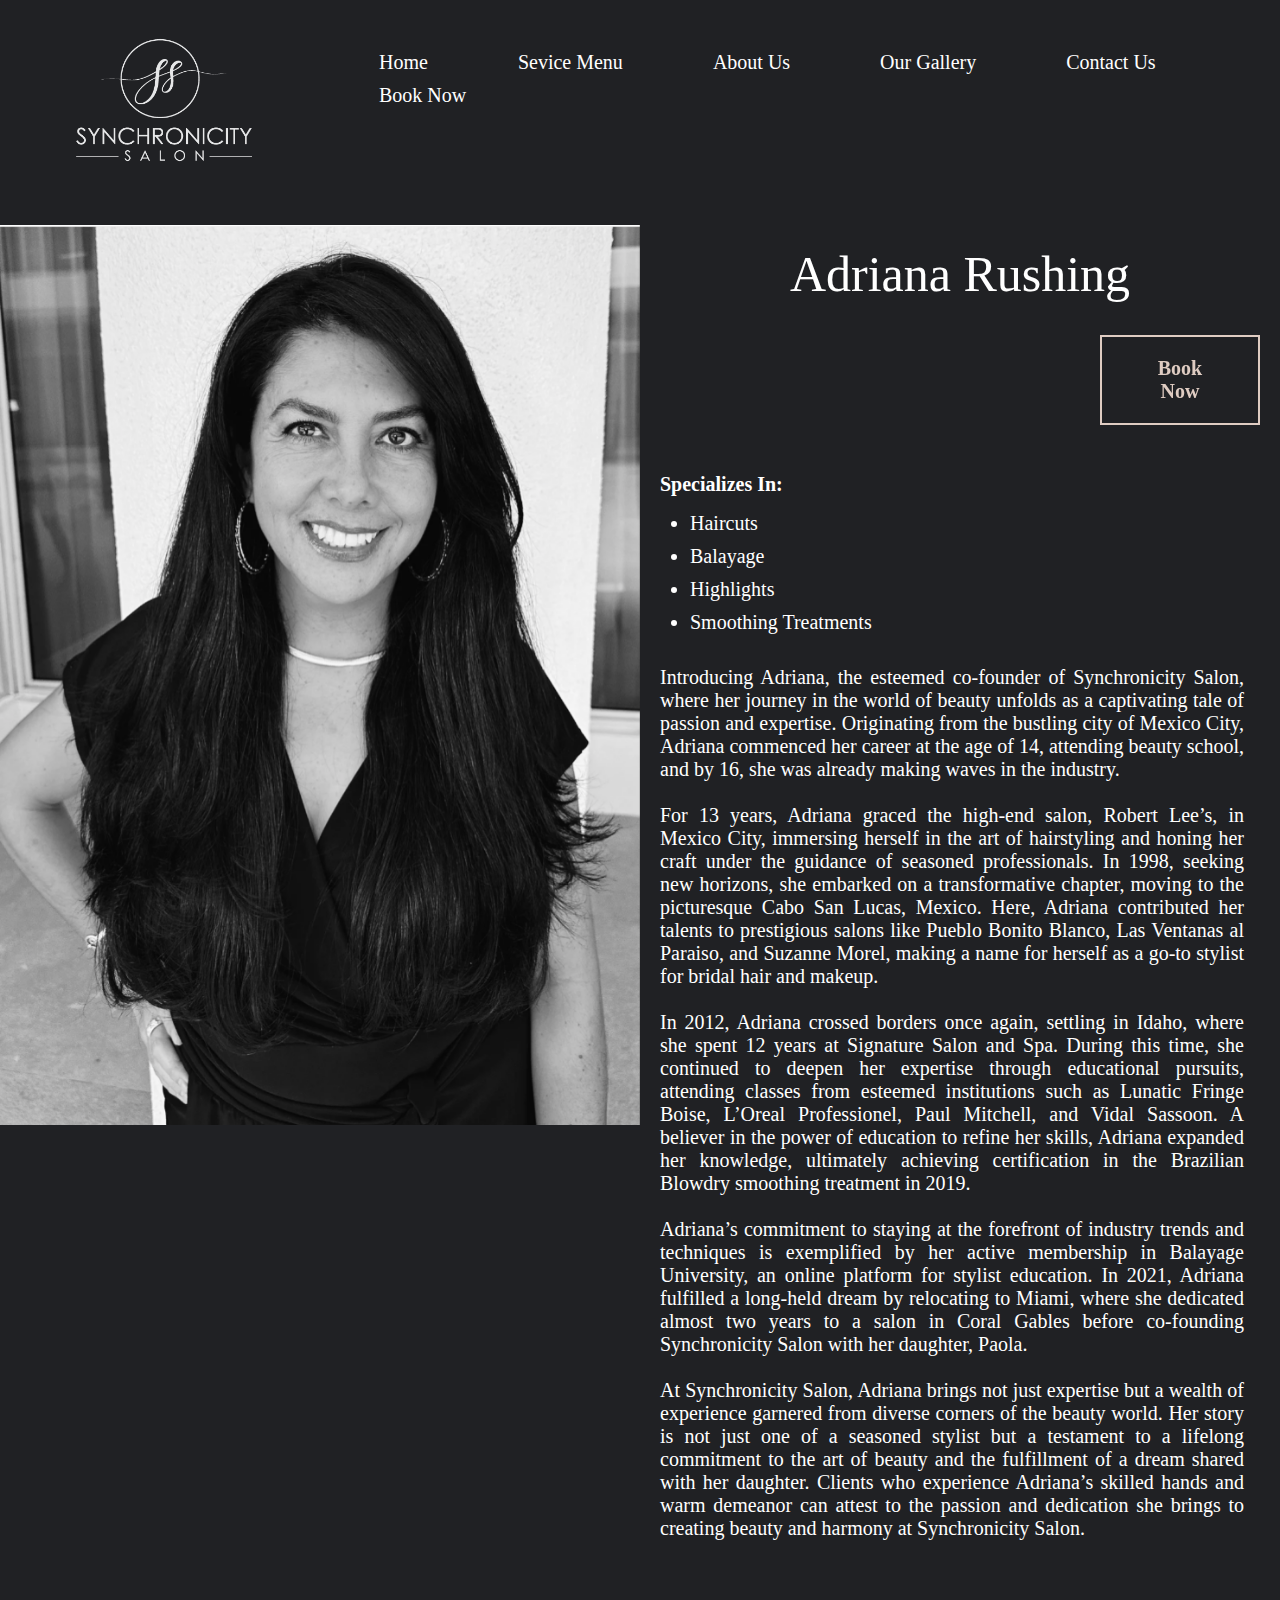
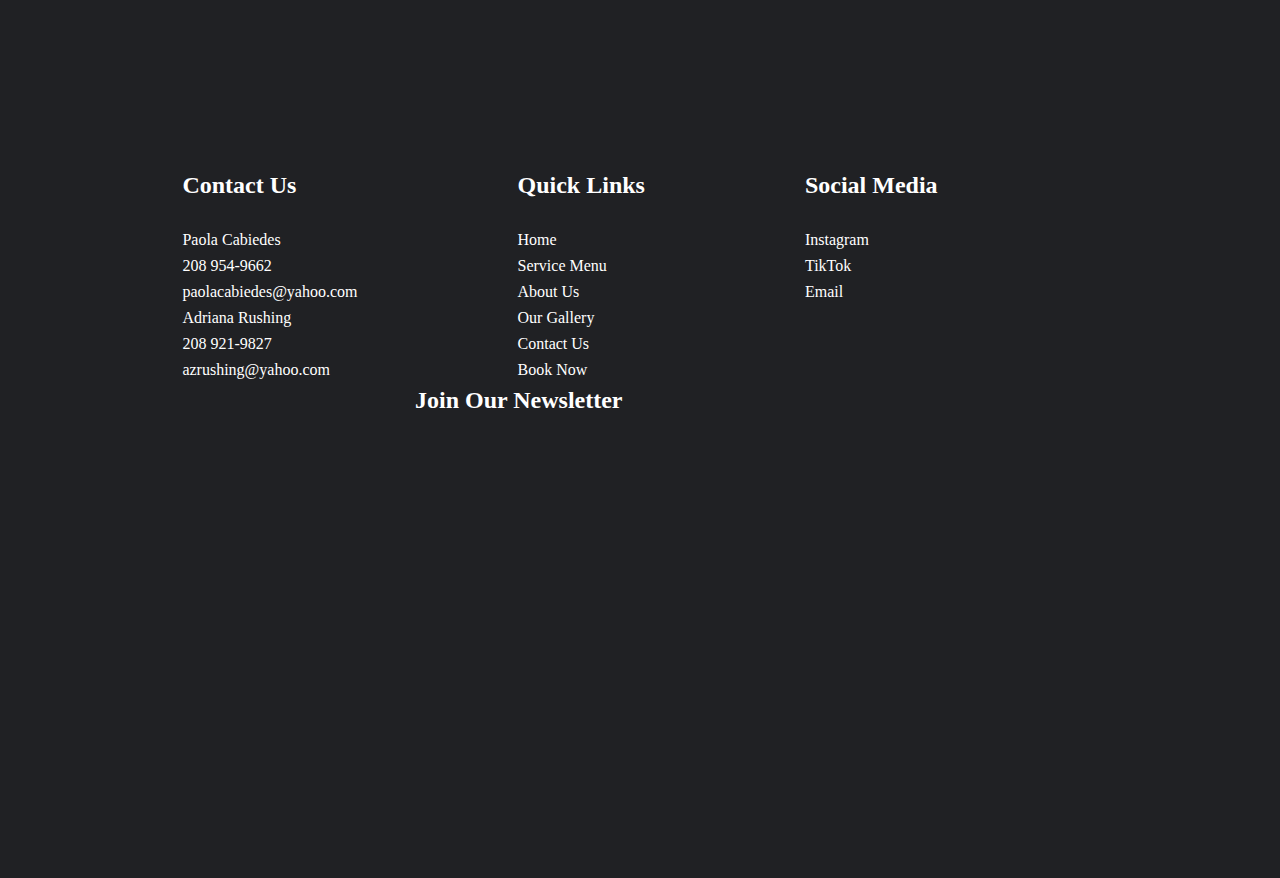
<file: Learning Websitre/adrianar.html>
<html>
    <head>
        <meta name="viewport" content="width=device-width, initial-scale=1.0">
        <title>Synchronicity Salon</title>
        <!--<script src="app.js" defer></script>-->
        <!--<link rel="stylesheet" href="styles.css">-->
        <link rel="stylesheet" href="paolac.css">
    </head>
    <body>
        <div class="banner">
            <nav>
                <img src="logo.png" class="logo">
                <ul>
                    <li><a href="#">Home</a></li>
                    <li><a href="#">Sevice Menu</a></li>
                    <li><a href="#">About Us</a></li>
                    <li><a href="#">Our Gallery</a></li>
                    <li><a href="#">Contact Us</a></li>
                    <li><a href="#">Book Now</a></li>
                    <!--<li><a href="#"><button type="button">Book Now</button></a></li>-->
                </ul>
            </nav>
        </div>
        <div class="container">
            <div class="content">
                <div class="img">
                    <img src="adriana-rushing.jpg" alt="">
                </div>
                <div class="text">
                    <h2 class="title">Adriana Rushing</h2>
                    <button class="book-now">Book Now</button>
                    <p id="title">Specializes In:</p>
                    <ul>
                        <li>Haircuts</li>
                        <li>Balayage</li>
                        <li>Highlights</li>
                        <li>Smoothing Treatments</li>
                    </ul>
                    <p>Introducing Adriana, the esteemed co-founder of Synchronicity Salon, where her journey in the world of beauty 
                        unfolds as a captivating tale of passion and expertise. Originating from the bustling city of Mexico City, 
                        Adriana commenced her career at the age of 14, attending beauty school, and by 16, she was already making 
                        waves in the industry.<br><br>For 13 years, Adriana graced the high-end salon, Robert Lee’s, in Mexico City, 
                        immersing herself in the art of hairstyling and honing her craft under the guidance of seasoned professionals. 
                        In 1998, seeking new horizons, she embarked on a transformative chapter, moving to the picturesque Cabo San 
                        Lucas, Mexico. Here, Adriana contributed her talents to prestigious salons like Pueblo Bonito Blanco, Las 
                        Ventanas al Paraiso, and Suzanne Morel, making a name for herself as a go-to stylist for bridal hair and 
                        makeup.<br><br>In 2012, Adriana crossed borders once again, settling in Idaho, where she spent 12 years at 
                        Signature Salon and Spa. During this time, she continued to deepen her expertise through educational pursuits, 
                        attending classes from esteemed institutions such as Lunatic Fringe Boise, L’Oreal Professionel, Paul Mitchell, 
                        and Vidal Sassoon. A believer in the power of education to refine her skills, Adriana expanded her knowledge, 
                        ultimately achieving certification in the Brazilian Blowdry smoothing treatment in 2019.<br><br>Adriana’s 
                        commitment to staying at the forefront of industry trends and techniques is exemplified by her active membership 
                        in Balayage University, an online platform for stylist education. In 2021, Adriana fulfilled a long-held dream 
                        by relocating to Miami, where she dedicated almost two years to a salon in Coral Gables before co-founding 
                        Synchronicity Salon with her daughter, Paola.<br><br>At Synchronicity Salon, Adriana brings not just expertise 
                        but a wealth of experience garnered from diverse corners of the beauty world. Her story is not just one of a 
                        seasoned stylist but a testament to a lifelong commitment to the art of beauty and the fulfillment of a dream 
                        shared with her daughter. Clients who experience Adriana’s skilled hands and warm demeanor can attest to the 
                        passion and dedication she brings to creating beauty and harmony at Synchronicity Salon.</p>
                </div>
            </div>
        </div>
        <div class="footer-container">
            <div class="footer">
                <div class="footer-heading footer-1">
                    <h2>Contact Us</h2>
                    <a href="#">Paola Cabiedes</a>
                    <a href="#">208 954-9662</a>
                    <a href="#">paolacabiedes@yahoo.com</a>
                    <a href="#">Adriana Rushing</a>
                    <a href="#">208 921-9827</a>
                    <a href="#">azrushing@yahoo.com</a>
                </div>
                <div class="footer-heading footer-2">
                    <h2>Quick Links</h2>
                    <a href="#">Home</a>
                    <a href="#">Service Menu</a>
                    <a href="#">About Us</a>
                    <a href="#">Our Gallery</a>
                    <a href="#">Contact Us</a>
                    <a href="#">Book Now</a>
                </div>
                <div class="footer-heading footer-2">
                    <h2>Social Media</h2>
                    <a href="#">Instagram</a>
                    <a href="#">TikTok</a>
                    <a href="#">Email</a>
                </div>
                <div class="footer-email-form">
                    <h2>Join Our Newsletter</h2>
                    <iframe src="https://www.google.com/maps/embed?pb=!1m14!1m8!1m3!1d14370.84098795075!2d-80.2644958!3d25.7801325!3m2!1i1024!2i768!4f13.1!3m3!1m2!1s0x88d9b7d24517c1b9%3A0x77404b1d6ff463df!2sSynchronicity%20Salon!5e0!3m2!1sen!2sus!4v1704995511323!5m2!1sen!2sus" 
                    width="600" height="450" style="border:0;" allowfullscreen="" loading="lazy" 
                    referrerpolicy="no-referrer-when-downgrade" id="map"></iframe>
                </div>
            </div>
        </div>
    </body>
</html>
</file>
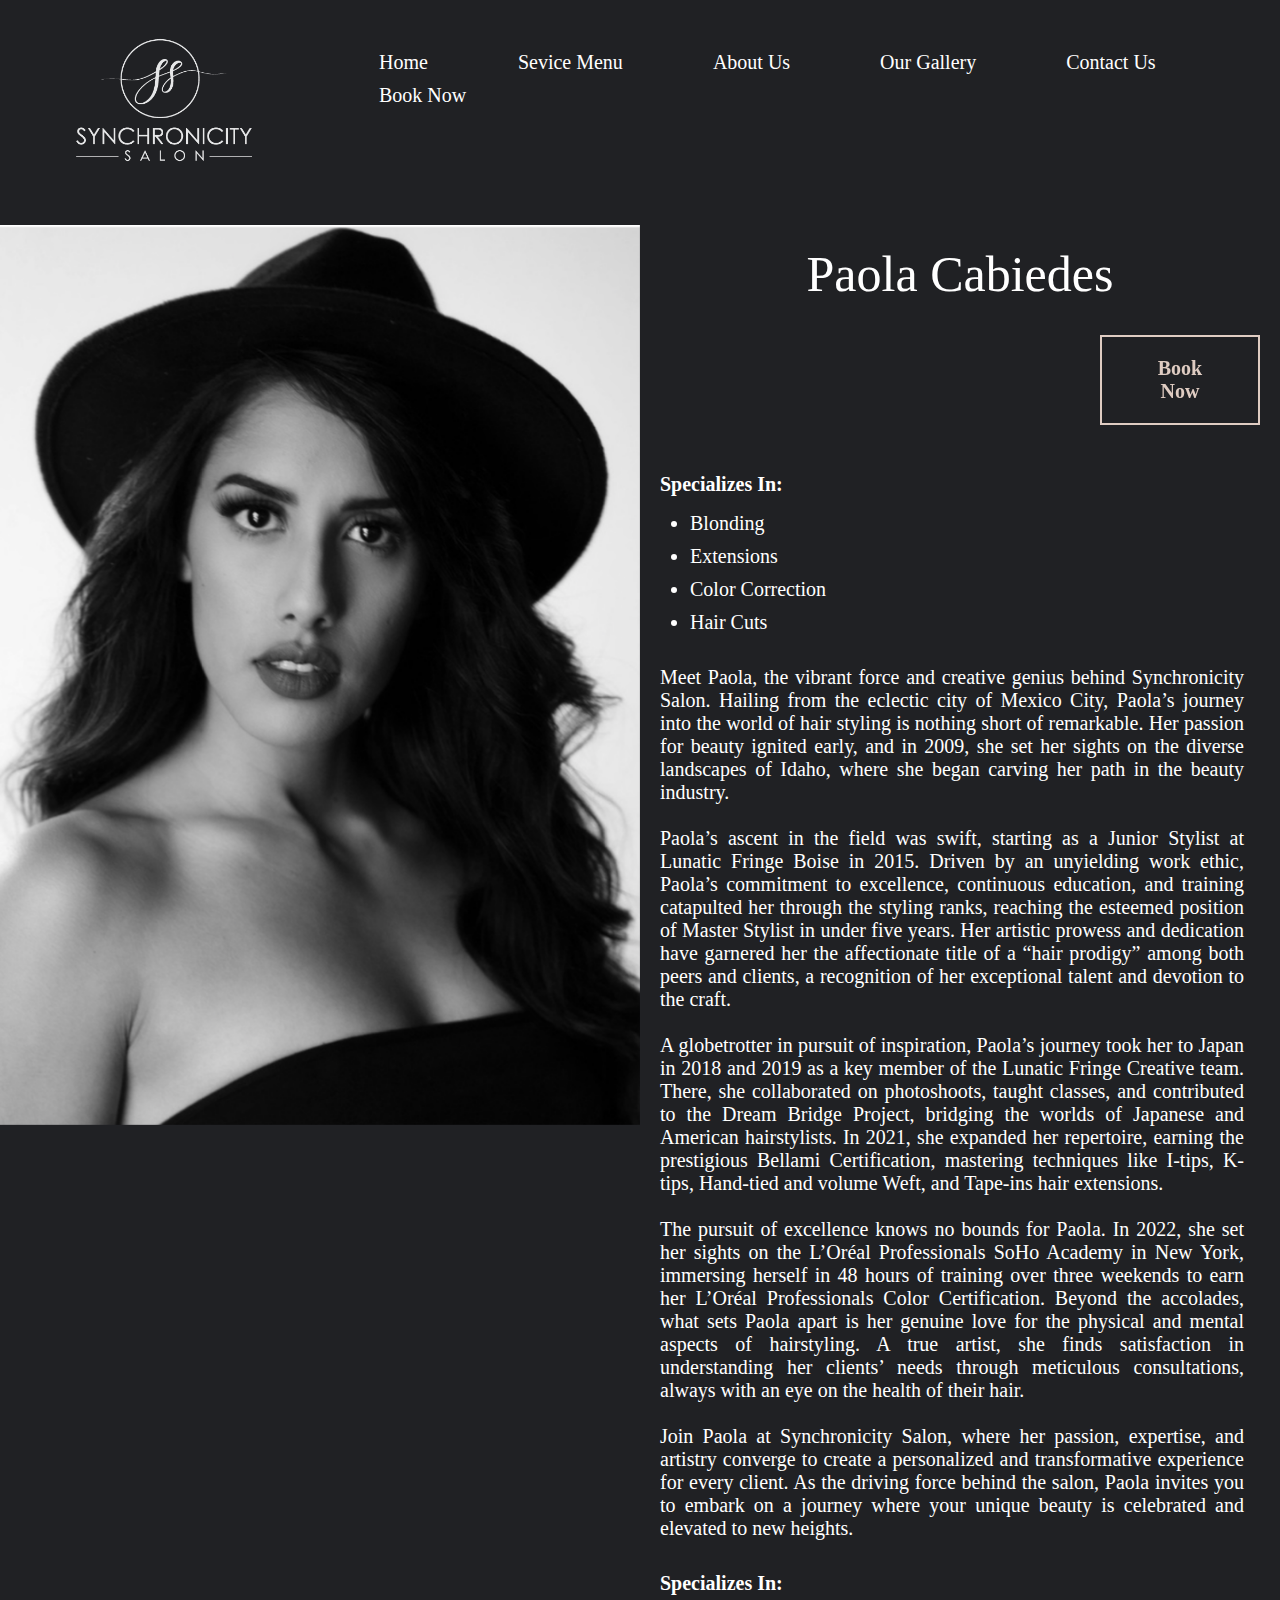
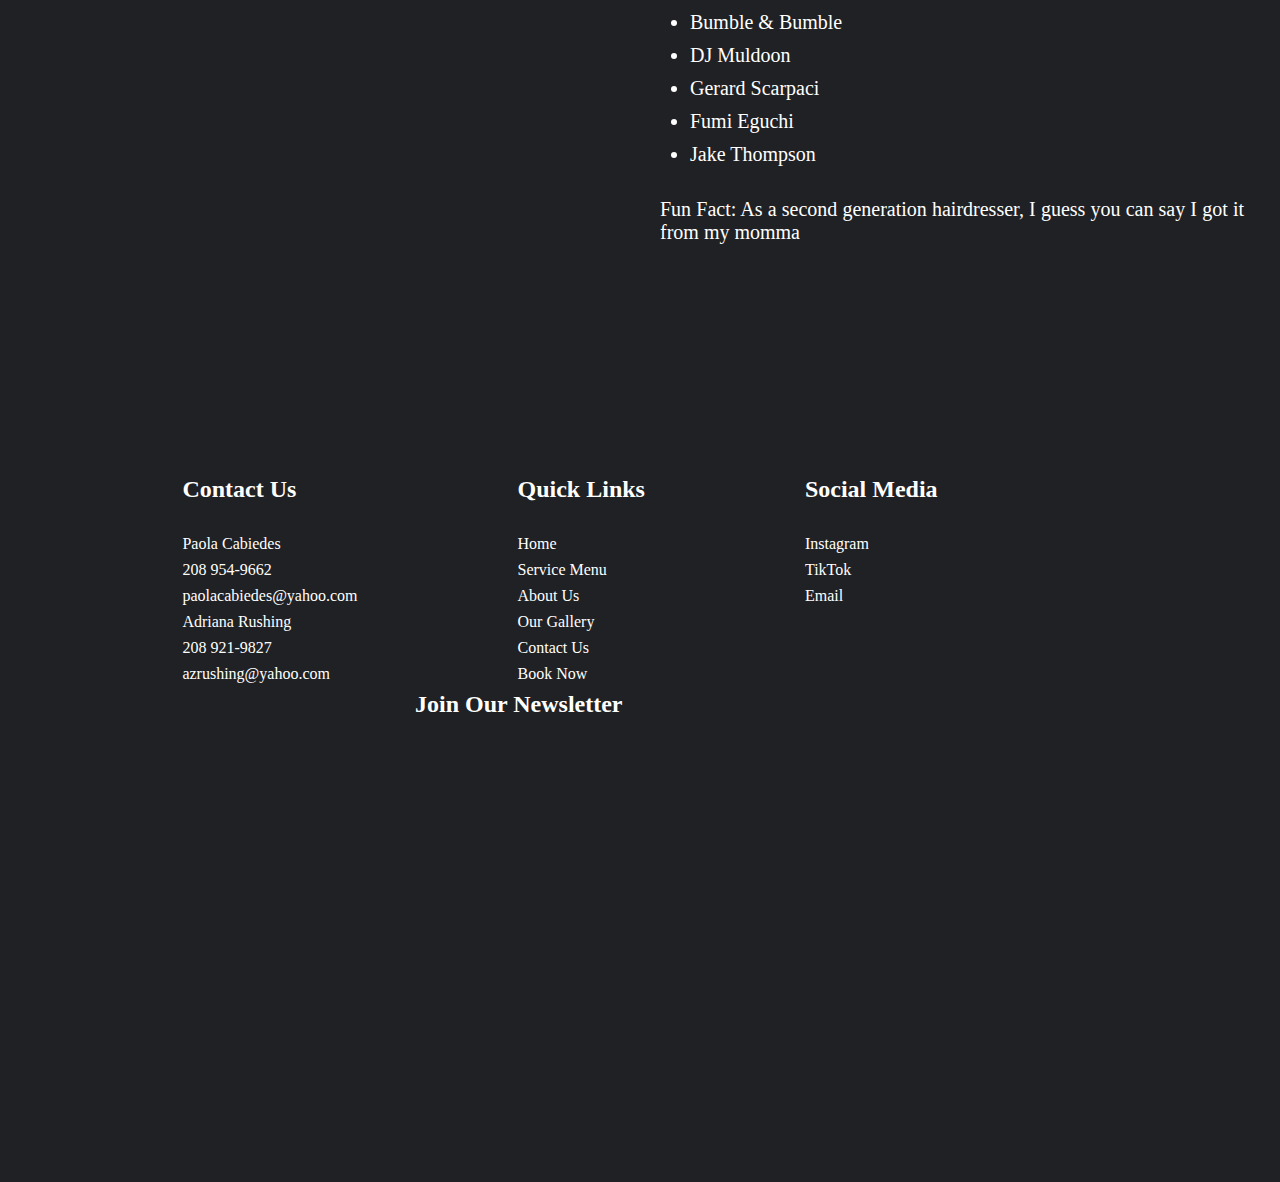
<file: Learning Websitre/paolac.html>
<html>
    <head>
        <meta name="viewport" content="width=device-width, initial-scale=1.0">
        <title>Synchronicity Salon</title>
        <!--<script src="app.js" defer></script>-->
        <!--<link rel="stylesheet" href="styles.css">-->
        <link rel="stylesheet" href="paolac.css">
    </head>
    <body>
        <div class="banner">
            <nav>
                <img src="logo.png" class="logo">
                <ul>
                    <li><a href="#">Home</a></li>
                    <li><a href="#">Sevice Menu</a></li>
                    <li><a href="#">About Us</a></li>
                    <li><a href="#">Our Gallery</a></li>
                    <li><a href="#">Contact Us</a></li>
                    <li><a href="#">Book Now</a></li>
                    <!--<li><a href="#"><button type="button">Book Now</button></a></li>-->
                </ul>
            </nav>
        </div>
        <div class="container">
            <div class="content">
                <div class="img">
                    <img src="paola-cabiedes.jpg" alt="">
                </div>
                <div class="text">
                    <h2 class="title">Paola Cabiedes</h2>
                    <button class="book-now">Book Now</button>
                    <p id="title">Specializes In:</p>
                    <ul>
                        <li>Blonding</li>
                        <li>Extensions</li>
                        <li>Color Correction</li>
                        <li>Hair Cuts</li>
                    </ul>
                    <p>Meet Paola, the vibrant force and creative genius behind Synchronicity Salon. Hailing 
                        from the eclectic city of Mexico City, Paola’s journey into the world of hair styling is nothing short 
                        of remarkable. Her passion for beauty ignited early, and in 2009, she set her sights on the diverse 
                        landscapes of Idaho, where she began carving her path in the beauty industry.<br><br> Paola’s ascent in 
                        the field was swift, starting as a Junior Stylist at Lunatic Fringe Boise in 2015. Driven by an unyielding 
                        work ethic, Paola’s commitment to excellence, continuous education, and training catapulted her through 
                        the styling ranks, reaching the esteemed position of Master Stylist in under five years. Her artistic 
                        prowess and dedication have garnered her the affectionate title of a “hair prodigy” among both peers and 
                        clients, a recognition of her exceptional talent and devotion to the craft.<br><br>A globetrotter in 
                        pursuit of inspiration, Paola’s journey took her to Japan in 2018 and 2019 as a key member of the Lunatic 
                        Fringe Creative team. There, she collaborated on photoshoots, taught classes, and contributed to the Dream 
                        Bridge Project, bridging the worlds of Japanese and American hairstylists. In 2021, she expanded her 
                        repertoire, earning the prestigious Bellami Certification, mastering techniques like I-tips, K-tips, 
                        Hand-tied and volume Weft, and Tape-ins hair extensions.<br><br>The pursuit of excellence knows no bounds 
                        for Paola. In 2022, she set her sights on the L’Oréal Professionals SoHo Academy in New York, immersing 
                        herself in 48 hours of training over three weekends to earn her L’Oréal Professionals Color Certification. 
                        Beyond the accolades, what sets Paola apart is her genuine love for the physical and mental aspects of 
                        hairstyling. A true artist, she finds satisfaction in understanding her clients’ needs through meticulous 
                        consultations, always with an eye on the health of their hair.<br><br>Join Paola at Synchronicity Salon,
                        where her passion, expertise, and artistry converge to create a personalized and transformative experience 
                        for every client. As the driving force behind the salon, Paola invites you to embark on a journey where 
                        your unique beauty is celebrated and elevated to new heights.</p>
                    <p id="title">Specializes In:</p>
                    <ul>
                        <li>Bumble & Bumble</li>
                        <li>DJ Muldoon</li>
                        <li>Gerard Scarpaci</li>
                        <li>Fumi Eguchi</li>
                        <li>Jake Thompson</li>
                    </ul>
                    <p>Fun Fact: As a second generation hairdresser, I guess you can say I got it from my momma</p>
                </div>
            </div>
        </div>
        <div class="footer-container">
            <div class="footer">
                <div class="footer-heading footer-1">
                    <h2>Contact Us</h2>
                    <a href="#">Paola Cabiedes</a>
                    <a href="#">208 954-9662</a>
                    <a href="#">paolacabiedes@yahoo.com</a>
                    <a href="#">Adriana Rushing</a>
                    <a href="#">208 921-9827</a>
                    <a href="#">azrushing@yahoo.com</a>
                </div>
                <div class="footer-heading footer-2">
                    <h2>Quick Links</h2>
                    <a href="#">Home</a>
                    <a href="#">Service Menu</a>
                    <a href="#">About Us</a>
                    <a href="#">Our Gallery</a>
                    <a href="#">Contact Us</a>
                    <a href="#">Book Now</a>
                </div>
                <div class="footer-heading footer-2">
                    <h2>Social Media</h2>
                    <a href="#">Instagram</a>
                    <a href="#">TikTok</a>
                    <a href="#">Email</a>
                </div>
                <div class="footer-email-form">
                    <h2>Join Our Newsletter</h2>
                    <iframe src="https://www.google.com/maps/embed?pb=!1m14!1m8!1m3!1d14370.84098795075!2d-80.2644958!3d25.7801325!3m2!1i1024!2i768!4f13.1!3m3!1m2!1s0x88d9b7d24517c1b9%3A0x77404b1d6ff463df!2sSynchronicity%20Salon!5e0!3m2!1sen!2sus!4v1704995511323!5m2!1sen!2sus" 
                    width="600" height="450" style="border:0;" allowfullscreen="" loading="lazy" 
                    referrerpolicy="no-referrer-when-downgrade" id="map"></iframe>
                </div>
            </div>
        </div>
    </body>
</html>
</file>
<file: Learning Websitre/styles.css>
*{
    margin: 0;
    padding: 0;
    box-sizing: border-box;
    font-family: 'Times New Roman', Times, serif;
}

body{
    width: 100%;
    height: 900vh;
    background: #202124;
    position: relative;
    /*display: flex;*/
    box-sizing: border-box;
    align-items: center;
    justify-content: center;
}

.banner{
    width: 100%;
    height: 100vh;
    background-image: linear-gradient(rgba(0, 0, 0, 0.60),
    rgba(0, 0, 0, 0.25));
    position: relative;
    padding: 0 5%;
    display: flex;
    justify-content: center;
}

nav{
    width: 100%;
    position: absolute;
    top: 0;
    left: 0;
    padding: 20px 5%;
    display: flex;
    align-items: center;
    justify-content: space-between;
}

nav .logo{
    height: 160px;
}

nav ul li{
    list-style: none;
    display: inline-block;
    margin-left: 85px;
    position: relative;

}

nav ul li a{
    text-decoration: none;
    color: #fff;
    font-size: 20px;
}

nav ul li ::after{
    content: '';
    height: 3px;
    width: 0;
    background-color: #dfccc2;
    position: absolute;
    left: 0;
    bottom: -10;
    transition: 0.5s;
}

nav ul li :hover::after{
    width: 100%;
}

.content{
    margin-top: 550px;
    width: 100%;
    text-align: left;
}

.content h1{
    font-size: 70px;
    color: #fff;
    font-weight: 300;
    margin-bottom: 10px;
}

.content p{
    font-family: 'Times New Roman', Times, serif;
    font-size: 30;
    letter-spacing: 4px;
    color: #fff;
    margin-left: 10px;
}

.primary-button{
    width: auto;
    padding: 30px 60px;
    font-size: 30px;
    text-align: center;
    margin: 20px 10px;
    border-radius: 0;
    font-weight: bold;
    /*border: 2px solid #dfccc2;*/
    background: #dfccc2;
    color: #202124;
    cursor: pointer;
    position: relative;
    overflow: hidden;
}

/*span{
    background: transparent;
    height: 100%;
    width: 0;
    border-radius: 0;
    position: absolute;
    left: 0;
    bottom: 0;
    z-index: 1;
    transition: 0.5s;
}

button:hover span{
    width: 100%;
}

button:hover{
    border: none;
}*/

.content a{
    text-decoration: none;
    display: inline-block;
    color: #fff;
    font-size: 24px;
    border: 2px solid #fff;
    padding: 14px 70px;
    border-radius: 50px;
    margin-top: 20px;
}

.backvideo {
    position: absolute;
    width: 100%;
    bottom: 0;
    z-index: -1;
}

@media (min-aspect-ratio: 16/9){
    .backvideo{
        width: 100%;
        height: auto;
    }
}

@media (max-aspect-ratio: 16/9){
    .backvideo{
        width: auto;
        height: 100%;
    }
}

.service-menu{
    width: 100%;
    height: 100vh;
    background:#202124;
    position: relative;
    padding: 0 5%;
    display: flex;
    justify-content: center;
}

.service-menu h2 {
    margin-top: 50px;
    font-family: 'Times New Roman', Times, serif;
    color: #fff;
    font-size: 50px;
    font-weight: 100;
    margin-bottom: 20px;
}

.service-menu-gallery{
    position: absolute;
    justify-content: center;
    align-items: center;
    margin-top: 180px;
    width: 60vw;
    display: grid;
    grid-template-columns: repeat(auto-fill, minmax(500px, 300px));
    column-gap: 20px;
    row-gap: 20px;
}

.gallery{
    width: 500px;
    height: 700px;
    object-fit: cover;
    object-position: center;
}

figure{
    position: relative;
    display: flex;
    justify-content: center;
}
figcaption{
    position: absolute;
    bottom: -90px;
    color: #fff;
    font-size: 30px;
}

.about-us{
    width: 100%;
    height: 5vh;
    background:#202124;
    position: relative;
    padding: 0 5%;
    display: flex;
    justify-content: center;
    align-content: center;
}

.about-us h2 {
    margin-top: 0px;
    height: 60px;
    font-family: 'Times New Roman', Times, serif;
    color: #fff;
    font-size: 50px;
    font-weight: 100;
}

.carousel{
    margin: 0;
    margin-top: 60px;
    padding: 0;
    height: 60vh;
    display: flex;
    justify-content: center;
    background:#202124;
}

.slider{
    width: 800px;
    height: 500px;
    border-radius: 0px;
    overflow: hidden;
}

.slides{
    width: 500%;
    height: 500px;
    display: flex;
}

.slides input{
    display: none;
}

.slide{
    width: 20%;
    transition: 2s;
}

.slide img{
    width: 800px;
    height: 500px;
}

.navigation-manual{
    position: absolute;
    width: 800px;
    margin-top: 40px;
    display: flex;
    justify-content: center;
}

.manual-btn{
    border: 2px solid #dfccc2;
    padding: 5px;
    border-radius: 10px;
    cursor: pointer;
    transition: 1s;
    justify-content: center;
}

.manual-btn:not(:last-child){
    margin-right: 40px;
}

.manual-btn:hover{
    background: #dfccc2;
}

#radio1:checked ~ .first{
    margin-left: 0;
}

#radio2:checked ~ .first{
    margin-left: -20%;
}

#radio3:checked ~ .first{
    margin-left: -40%;
}

#radio4:checked ~ .first{
    margin-left: -60%;
}

.title{
    width: 100%;
    height: 60px;
    background:#202124;
    position: relative;
    padding: 0 5%;
    display: flex;
    justify-content: center;
    align-content: center;
}

#instagram{
    bottom: -90px;
    color: #fff;
    font-size: 25px;
    text-align: center;
    width: 45%;
}

.story{
    width: 100%;
    height: 80vh;
    background:#202124;
    position: relative;
    padding: 0 5%;
    display: flex;
    justify-content: center;
    align-content: center;
}

.storyparagraph{
    bottom: -90px;
    color: #fff;
    font-size: 25px;
    text-align: justify;
    width: 45%;
}

.meet-family{
    width: 100%;
    height: 100vh;
    background:#202124;
    position: relative;
    padding: 0 5%;
    display: flex;
    justify-content: center;
}

.meet-family h2 {
    margin-top: 50px;
    font-family: 'Times New Roman', Times, serif;
    color: #fff;
    font-size: 50px;
    font-weight: 100;
    margin-bottom: 20px;
}

.meet-the-family{
    position: absolute;
    justify-content: center;
    align-items: center;
    margin-top: 180px;
    width: 60vw;
    display: grid;
    grid-template-columns: repeat(auto-fill, minmax(500px, 600px));
    column-gap: 40px;
    row-gap: 20px;
}

.gallery2{
    width: 500px;
    height: 700px;
    object-fit: cover;
    object-position: center;
}

.our-gallery{
    width: 100%;
    height: 180vh;
    background:#202124;
    position: relative;
    padding: 0 5%;
    display: flex;
    justify-content: center;
}

.our-gallery h2 {
    margin-top: 50px;
    font-family: 'Times New Roman', Times, serif;
    color: #fff;
    font-size: 50px;
    font-weight: 100;
    margin-bottom: 20px;
}

.service-menu-gallery2{
    position: absolute;
    justify-content: center;
    align-items: center;
    margin-top: 180px;
    width: 50vw;
    display: grid;
    grid-template-columns: repeat(auto-fill, minmax(500px, 300px));
    column-gap: 40px;
    row-gap: 90px;
}

.form{
    width: 100%;
    height: 100vh;
    background-image: linear-gradient(rgba(0,0,0,0.75),rgba(0,0,0,0.75)),url(backgroun2.jpg);
    background-size: cover;
    background-position: center;
    display: flex;
    justify-content: center;
    align-items: center;
}

.form-title {
    text-align: center;
    /*margin-top: 50px;*/
    font-family: 'Times New Roman', Times, serif;
    color: #fff;
    font-size: 50px;
    font-weight: 100;
    margin-bottom: 50px;
}

.subtext{
    bottom: -90px;
    color: #fff;
    font-size: 25px;
    text-align: center;
    margin-bottom: 80px;
}

form {
    width: 90%;
    max-width: 800px;
    align-items: center;
}

.input-group{
    margin-bottom: 40px;
    position: relative;
}

input {
    height: 60px;
}
input, textarea {
    width: 100%;
    padding: 10px;
    outline: 0;
    border: 1px solid #dfccc2;
    color: #fff;
    background: transparent;
    font-size: 15px;
}

#label{
    height: 100%;
    position: absolute;
    left: 0;
    top: 0;
    padding: 10px;
    color: #dfccc2;
    cursor: text;
    font-size: 25px;
}

input:focus~#label, input:valid~#label, textarea:focus~#label, textarea:valid~#label{
    top: -45px;
    font-size: 25px;
}

.two-inputs{
    display: flex;
    align-items: center;
    justify-content: space-between;
}

.two-inputs .input-group{
    flex-basis: 48%;
}

.submit{
    width: 100%;
    padding: 30px 60px;
    font-size: 30px;
    text-align: center;
    margin: 20px 10px;
    border-radius: 0;
    font-weight: bold;
    border: 2px solid #dfccc2;
    background: transparent;
    color: #dfccc2;
    cursor: pointer;
    overflow: hidden;
}

.cancelation-policy{
    width: 100%;
    height: 100vh;
    background:#202124;
    position: relative;
    padding: 0 5%;
    display: flex;
    justify-content: center;
}

.our-policies{
    width: 100%;
    height: 60px;
    background:#202124;
    position: relative;
    padding: 0 5%;
    display: flex;
    justify-content: center;
    align-content: center;
}

#policies{
    text-align: center;
    margin-top: 50px;
    font-family: 'Times New Roman', Times, serif;
    color: #fff;
    font-size: 50px;
    font-weight: 100;
    margin-bottom: 50px;
}

.salon-policies{
    width: 100%;
    height: 80vh;
    background:#202124;
    /*position: relative;*/
    /*padding: 0 5%;*/
    display: flex;
    justify-content: center;
    align-content: center;
    margin-top: 100px;
}

.policies-paragraph{
    bottom: -90px;
    color: #fff;
    font-size: 25px;
    text-align: justify;
    width: 45%;
}

.footer-container{
    background-color: #202124;
    padding-bottom: 4rem;
    margin-top: 20vh;
}

.footer{
    width: 100%;
    height: 40vh;
    background-color: #202124;
    color: #fff;
    display: flex;
    justify-content: center;
    flex-wrap: wrap;
    margin: 0 auto;
}

.footer-heading{
    display: flex;
    flex-direction: column;
    margin-right: 10rem;
}

.footer-heading h2{
    margin-bottom: 2rem;
}

.footer-heading a{
    color: #fff;
    text-decoration: none;
    margin-bottom: 0.5rem;
}

.footer-heading a:hover{
    color: #dfccc2;
    transition: 0.3s ease-out;
}

.footer-email-form h2{
    margin-bottom: 2rem;
}

#map{
    width: 450px;
    height: 400px;
    margin-bottom: 2rem;
}
</file>
<file: Learning Websitre/paolac.css>
*{
    margin: 0;
    padding: 0;
    box-sizing: border-box;
    font-family: 'Times New Roman', Times, serif;
}

body{
    width: 100%;
    height: 100vh;
    background: #202124;
    position: relative;
    /*display: flex;*/
    box-sizing: border-box;
    align-items: center;
    justify-content: center;
}

.banner{
    width: 100%;
    height: 25vh;
    position: relative;
    padding: 0 5%;
    display: flex;
    justify-content: center;
}

nav{
    width: 100%;
    position: absolute;
    top: 0;
    left: 0;
    padding: 20px 5%;
    display: flex;
    align-items: center;
    justify-content: space-between;
}

nav .logo{
    height: 160px;
}

nav ul li{
    list-style: none;
    display: inline-block;
    margin-left: 85px;
    position: relative;

}

nav ul li a{
    text-decoration: none;
    color: #fff;
    font-size: 20px;
}

nav ul li ::after{
    content: '';
    height: 3px;
    width: 0;
    background-color: #dfccc2;
    position: absolute;
    left: 0;
    bottom: -10;
    transition: 0.5s;
}

nav ul li :hover::after{
    width: 100%;
}


.content{
    display: flex;
    align-items: flex-start;
    flex-wrap: wrap;
}

.content > div {
    flex: 1 1 calc(992px / 2);
}

.img{
    height: 100vh;
    position: sticky;
    top: 0;
}

.img img {
    width: 100%;
    height: 100%;
    object-fit: cover;
}

.text{
    padding: 1.25rem;
}

.title{
    margin-bottom: 2rem;
    font-family: 'Times New Roman', Times, serif;
    color: #fff;
    font-size: 50px;
    font-weight: 100;
    display: flex;
    justify-content: center;
}

.book-now{
    width: auto;
    padding: 20px 40px;
    font-size: 20px;
    text-align: center;
    /*margin: 20px 10px;*/
    border-radius: 0;
    font-weight: bold;
    border: 2px solid #dfccc2;
    background: transparent;
    color: #dfccc2;
    cursor: pointer;
    position: relative;
    overflow: hidden;
    margin-bottom: 3rem;
    margin-left: 440px;
}

#title {
    margin-bottom: 1rem;
    color: #fff;
    font-weight: bold;
}

ul{
    color: #fff;
    margin-left: 30px;
    margin-bottom: 2rem;
    font-size: 20px;
}

li{
    margin-bottom: 10px;
}

p {
    margin-bottom: 2rem;
    color: #fff;
    margin-right: 1rem;
    text-align: justify;
    font-size: 20px;
}

.footer-container{
    background-color: #202124;
    padding-bottom: 4rem;
    margin-top: 20vh;
}

.footer{
    width: 100%;
    height: 40vh;
    background-color: #202124;
    color: #fff;
    display: flex;
    justify-content: center;
    flex-wrap: wrap;
    margin: 0 auto;
}

.footer-heading{
    display: flex;
    flex-direction: column;
    margin-right: 10rem;
}

.footer-heading h2{
    margin-bottom: 2rem;
}

.footer-heading a{
    color: #fff;
    text-decoration: none;
    margin-bottom: 0.5rem;
}

.footer-heading a:hover{
    color: #dfccc2;
    transition: 0.3s ease-out;
}

.footer-email-form h2{
    margin-bottom: 2rem;
}

#map{
    width: 450px;
    height: 400px;
    margin-bottom: 2rem;
}
</file>
